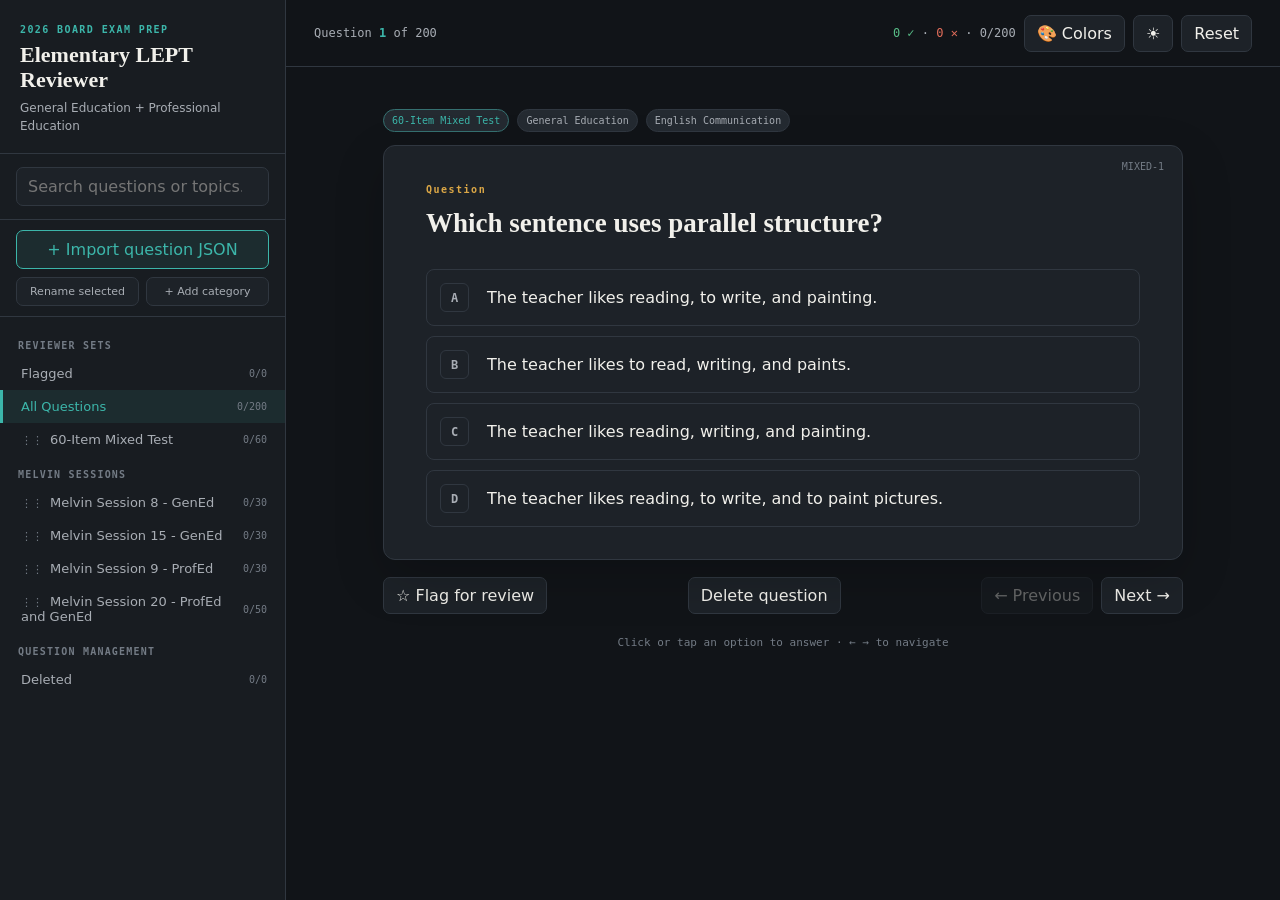
<file: index.html>
<!doctype html>
<html lang="en">
<head>
  <meta charset="utf-8">
  <meta name="viewport" content="width=device-width,initial-scale=1">
  <meta name="description" content="Interactive Elementary LEPT 2026 reviewer based on the included PDF.">
  <title>Elementary LEPT 2026 - Interactive Reviewer</title>
  <script>
    try {
      document.documentElement.dataset.theme = localStorage.getItem('lept-theme') || 'dark';
      document.documentElement.dataset.palette = localStorage.getItem('lept-page-theme') || 'classic';
      const savedAccent = localStorage.getItem('lept-accent');
      if (/^#[0-9a-f]{6}$/i.test(savedAccent || '')) document.documentElement.style.setProperty('--teal', savedAccent);
    } catch (_) { document.documentElement.dataset.theme = 'dark'; }
  </script>
  <style>
    :root{color-scheme:dark;--bg:#111418;--side:#181c21;--card:#1d2228;--soft:#242a31;--line:#303740;--ink:#f1f0eb;--dim:#a8adb4;--faint:#737b85;--teal:#3cb6aa;--teal-bg:rgba(60,182,170,.1);--gold:#dba746;--good:#58bd87;--good-bg:rgba(88,189,135,.12);--bad:#e26d5a;--bad-bg:rgba(226,109,90,.12);--serif:Georgia,'Times New Roman',serif;--sans:Inter,Segoe UI,system-ui,sans-serif;--mono:'Cascadia Mono',Consolas,monospace}
    :root[data-theme="light"]{color-scheme:light;--bg:#f4f1ea;--side:#eae5dc;--card:#fffdf8;--soft:#f3efe7;--line:#d7d0c4;--ink:#242621;--dim:#62665f;--faint:#8a8d86;--teal:#147f78;--teal-bg:rgba(20,127,120,.09);--gold:#a56a19;--good:#287b52;--good-bg:rgba(40,123,82,.1);--bad:#b64b3b;--bad-bg:rgba(182,75,59,.1)}
    :root[data-palette="pink"]{--bg:#1a1117;--side:#241820;--card:#2b1d26;--soft:#35242f;--line:#503646;--ink:#fff1f7;--dim:#cfb1c0;--faint:#967788;--teal:#f07caf;--teal-bg:rgba(240,124,175,.12);--gold:#f0b3cc;--good:#74c99b;--good-bg:rgba(116,201,155,.13);--bad:#ef7d83;--bad-bg:rgba(239,125,131,.13)}
    :root[data-theme="light"][data-palette="pink"]{--bg:#fff3f8;--side:#f8e4ed;--card:#fffafd;--soft:#f7e9f0;--line:#e8cad8;--ink:#432733;--dim:#795663;--faint:#a17c8c;--teal:#d64f91;--teal-bg:rgba(214,79,145,.1);--gold:#a85e7f;--good:#287b52;--good-bg:rgba(40,123,82,.1);--bad:#be4e5a;--bad-bg:rgba(190,78,90,.1)}
    :root[data-palette="lavender"]{--bg:#14121d;--side:#1d1929;--card:#241f32;--soft:#2d2740;--line:#443c5c;--ink:#f5f0ff;--dim:#beb4d3;--faint:#847a9d;--teal:#ae8bf2;--teal-bg:rgba(174,139,242,.12);--gold:#e0b6ff;--good:#68c7a0;--good-bg:rgba(104,199,160,.13);--bad:#ef7d91;--bad-bg:rgba(239,125,145,.13)}
    :root[data-theme="light"][data-palette="lavender"]{--bg:#f7f3ff;--side:#ebe4f8;--card:#fdfbff;--soft:#f0eafb;--line:#d9cdec;--ink:#302743;--dim:#675a7c;--faint:#9183a5;--teal:#7851c5;--teal-bg:rgba(120,81,197,.1);--gold:#8e5eb0;--good:#287b52;--good-bg:rgba(40,123,82,.1);--bad:#b64b61;--bad-bg:rgba(182,75,97,.1)}
    :root[data-palette="ocean"]{--bg:#091620;--side:#0e202d;--card:#122936;--soft:#193441;--line:#294a5a;--ink:#ecf9ff;--dim:#a8c4d0;--faint:#6c91a1;--teal:#42bde2;--teal-bg:rgba(66,189,226,.12);--gold:#72d5c7;--good:#62c79a;--good-bg:rgba(98,199,154,.13);--bad:#f17b6c;--bad-bg:rgba(241,123,108,.13)}
    :root[data-theme="light"][data-palette="ocean"]{--bg:#eff9fc;--side:#dfeff4;--card:#f9fdff;--soft:#e8f4f7;--line:#c5dfe7;--ink:#17333e;--dim:#4f707d;--faint:#7898a4;--teal:#147fa5;--teal-bg:rgba(20,127,165,.1);--gold:#217e73;--good:#287b52;--good-bg:rgba(40,123,82,.1);--bad:#b75143;--bad-bg:rgba(183,81,67,.1)}
    :root[data-palette="sunset"]{--bg:#1b120d;--side:#271a13;--card:#302118;--soft:#3a291e;--line:#554031;--ink:#fff4e9;--dim:#d2b9a4;--faint:#967c68;--teal:#ef914d;--teal-bg:rgba(239,145,77,.12);--gold:#f3c35f;--good:#7fc486;--good-bg:rgba(127,196,134,.13);--bad:#ec6d5d;--bad-bg:rgba(236,109,93,.13)}
    :root[data-theme="light"][data-palette="sunset"]{--bg:#fff7ed;--side:#f4e7d7;--card:#fffdf8;--soft:#f8eddf;--line:#e5d1ba;--ink:#402d20;--dim:#775e4c;--faint:#9e846e;--teal:#c75d20;--teal-bg:rgba(199,93,32,.1);--gold:#a56a19;--good:#39784b;--good-bg:rgba(57,120,75,.1);--bad:#b64b3b;--bad-bg:rgba(182,75,59,.1)}
    :root[data-palette="forest"]{--bg:#0d1713;--side:#14211b;--card:#1a2922;--soft:#21342b;--line:#365044;--ink:#eff9f2;--dim:#acc6b6;--faint:#718f7d;--teal:#62bd82;--teal-bg:rgba(98,189,130,.12);--gold:#c5b768;--good:#63c893;--good-bg:rgba(99,200,147,.13);--bad:#e47c67;--bad-bg:rgba(228,124,103,.13)}
    :root[data-theme="light"][data-palette="forest"]{--bg:#f1f8f2;--side:#e0eee3;--card:#fbfefb;--soft:#e8f3ea;--line:#c8ddcd;--ink:#24382a;--dim:#566f5d;--faint:#7d9884;--teal:#2f8250;--teal-bg:rgba(47,130,80,.1);--gold:#817425;--good:#287b52;--good-bg:rgba(40,123,82,.1);--bad:#b65340;--bad-bg:rgba(182,83,64,.1)}
    *{box-sizing:border-box}html,body{margin:0;height:100%;background:var(--bg);color:var(--ink);font-family:var(--sans)}button,input{font:inherit}button{color:inherit}body{display:flex;overflow:hidden}
    .sidebar{width:286px;min-width:286px;height:100vh;display:flex;flex-direction:column;background:var(--side);border-right:1px solid var(--line);z-index:20}.brand{padding:24px 20px 18px;border-bottom:1px solid var(--line)}.eyebrow,.label{font:600 10px/1.2 var(--mono);letter-spacing:.14em;text-transform:uppercase;color:var(--teal)}.brand h1{font:600 22px/1.12 var(--serif);margin:7px 0 7px}.brand p{font-size:12px;line-height:1.5;color:var(--dim);margin:0}.search{padding:13px 16px;border-bottom:1px solid var(--line)}.search input,.import-panel input,.import-panel select{width:100%;border:1px solid var(--line);border-radius:7px;background:var(--card);color:var(--ink);padding:9px 11px;outline:none}.search input:focus,.import-panel input:focus,.import-panel select:focus{border-color:var(--teal)}.import-box{padding:10px 16px;border-bottom:1px solid var(--line)}.import-toggle,.import-register{width:100%;border:1px solid var(--teal);border-radius:7px;background:var(--teal-bg);color:var(--teal);padding:9px 11px;cursor:pointer}.import-toggle:hover,.import-register:hover{background:var(--teal);color:var(--bg)}.set-manager{display:grid;grid-template-columns:1fr 1fr;gap:7px;margin-top:8px}.set-manager button{border:1px solid var(--line);border-radius:7px;background:var(--card);color:var(--dim);padding:7px 6px;font-size:11px;cursor:pointer}.set-manager button:hover{border-color:var(--teal);color:var(--teal)}.import-panel{display:grid;gap:8px;margin-top:10px}.import-panel[hidden]{display:none}.import-panel label{font:10px var(--mono);color:var(--dim);text-transform:uppercase;letter-spacing:.08em}.import-panel input[type=file]{font-size:11px;padding:7px}.import-register:disabled{opacity:.45;cursor:not-allowed}.import-status{font:11px/1.4 var(--sans);color:var(--dim);overflow-wrap:anywhere}.import-status.error{color:var(--bad)}.import-status.success{color:var(--good)}.filters{overflow:auto;padding:10px 0 24px}.group-title{font:600 10px/1 var(--mono);text-transform:uppercase;letter-spacing:.12em;color:var(--faint);padding:14px 18px 6px}.group-title[data-drop-group]{transition:.14s}.group-title.drag-over{color:var(--teal);background:var(--teal-bg)}.filter{display:grid;grid-template-columns:1fr auto;gap:8px;align-items:center;width:100%;padding:9px 18px;border:0;border-left:3px solid transparent;background:transparent;text-align:left;cursor:pointer;font-size:13px;color:var(--dim)}.filter[data-bank]{cursor:grab}.filter[data-bank]:active{cursor:grabbing}.filter[data-bank] span:before{content:'⋮⋮';margin-right:7px;color:var(--faint);font-size:11px}.filter.dragging{opacity:.35}.filter.drag-over{box-shadow:inset 0 2px var(--teal)}.filter:hover{background:var(--teal-bg);color:var(--ink)}.filter.active{border-left-color:var(--teal);background:var(--teal-bg);color:var(--teal)}.filter small{font:10px var(--mono);color:var(--faint)}
    .main{height:100vh;min-width:0;flex:1;display:flex;flex-direction:column}.topbar{height:67px;min-height:67px;display:flex;align-items:center;justify-content:space-between;gap:16px;padding:0 28px;border-bottom:1px solid var(--line);background:var(--bg)}.progress-label{font:12px var(--mono);color:var(--dim)}.progress-label b{color:var(--teal)}.top-actions{display:flex;align-items:center;gap:8px;position:relative}.icon-btn,.nav-btn,.action-btn{border:1px solid var(--line);border-radius:7px;background:var(--card);cursor:pointer;padding:8px 12px}.icon-btn:hover,.nav-btn:hover,.action-btn:hover{border-color:var(--teal);color:var(--teal)}.icon-btn.active{border-color:var(--teal);color:var(--teal);background:var(--teal-bg)}.menu{display:none}.score{font:12px var(--mono);color:var(--dim);white-space:nowrap}.score .good{color:var(--good)}.score .bad{color:var(--bad)}
    .appearance{position:absolute;right:0;top:46px;width:330px;padding:17px;border:1px solid var(--line);border-radius:11px;background:var(--card);box-shadow:0 18px 45px rgba(0,0,0,.3);z-index:40;display:none}.appearance.open{display:block}.appearance h2{font:600 18px var(--serif);margin:0 0 5px}.appearance p{font-size:12px;line-height:1.45;color:var(--dim);margin:0 0 15px}.palette{display:grid;grid-template-columns:repeat(2,1fr);gap:8px;margin-bottom:16px}.theme-card{display:flex;align-items:center;gap:9px;min-width:0;padding:9px;border:1px solid var(--line);border-radius:8px;background:var(--soft);color:var(--dim);font-size:12px;text-align:left;cursor:pointer}.theme-card:hover{border-color:var(--teal);color:var(--ink)}.theme-card.selected{border-color:var(--teal);box-shadow:inset 0 0 0 1px var(--teal);color:var(--ink)}.theme-preview{display:flex;flex:none;width:43px;height:29px;overflow:hidden;border:1px solid rgba(255,255,255,.16);border-radius:6px}.theme-preview i{display:block;flex:1}.custom-color{display:flex;align-items:center;justify-content:space-between;gap:12px;padding-top:13px;border-top:1px solid var(--line);font-size:13px}.custom-color input{width:46px;height:32px;padding:2px;border:1px solid var(--line);border-radius:6px;background:var(--soft);cursor:pointer}.appearance-note{font:10px var(--mono);color:var(--faint);margin-top:12px}
    .content{overflow:auto;min-width:0;flex:1;padding:42px 24px 34px}.wrap{width:min(800px,100%);max-width:100%;margin:auto}.crumbs{display:flex;gap:8px;align-items:center;flex-wrap:wrap;margin-bottom:13px}.chip{padding:5px 8px;border:1px solid var(--line);border-radius:999px;font:10px var(--mono);color:var(--dim);background:var(--soft)}.chip.accent{color:var(--teal);border-color:color-mix(in srgb,var(--teal) 45%,var(--line))}.card{position:relative;max-width:100%;min-width:0;padding:38px 42px 32px;border:1px solid var(--line);border-radius:12px;background:var(--card);box-shadow:0 18px 50px rgba(0,0,0,.18)}.stamp{position:absolute;right:18px;top:15px;font:10px var(--mono);color:var(--faint)}.q-label{font:600 10px var(--mono);letter-spacing:.15em;color:var(--gold);margin-bottom:10px}.question{font:600 clamp(20px,3vw,27px)/1.35 var(--serif);margin:0 0 28px;overflow-wrap:anywhere}.options{display:grid;gap:10px;min-width:0}.option{display:grid;grid-template-columns:35px minmax(0,1fr);gap:12px;align-items:start;min-width:0;border:1px solid var(--line);border-radius:8px;padding:13px;background:transparent;text-align:left;cursor:pointer;transition:.14s}.option:hover:not(:disabled){border-color:var(--gold);transform:translateY(-1px)}.letter{display:grid;place-items:center;width:29px;height:29px;border:1px solid var(--line);border-radius:6px;font:600 12px var(--mono);color:var(--dim)}.option-text{min-width:0;padding-top:3px;line-height:1.45;overflow-wrap:anywhere}.option.correct{border-color:var(--good);background:var(--good-bg)}.option.wrong{border-color:var(--bad);background:var(--bad-bg)}.option.dim{opacity:.48}.option.correct .letter{background:var(--good);border-color:var(--good);color:#fff}.option.wrong .letter{background:var(--bad);border-color:var(--bad);color:#fff}.rationale{display:none;margin-top:20px;border-left:3px solid var(--teal);padding:12px 15px;background:var(--teal-bg);border-radius:0 7px 7px 0;color:var(--dim);line-height:1.55;font-size:14px}.rationale.show{display:block}.rationale strong{color:var(--teal)}
    .below{display:flex;align-items:center;justify-content:space-between;gap:14px;margin-top:17px}.nav-pair{display:flex;gap:8px}.nav-btn:disabled{opacity:.35;cursor:not-allowed}.action-btn.flagged{color:var(--gold);border-color:var(--gold)}.tip{text-align:center;margin-top:22px;color:var(--faint);font:11px var(--mono)}.empty{padding:70px 20px;text-align:center}.empty h2{font:600 27px var(--serif);margin:0 0 9px}.empty p{color:var(--dim)}
    .finish{display:none;text-align:center;padding:50px 30px}.finish.show{display:block}.finish .ring{width:132px;height:132px;border-radius:50%;display:grid;place-items:center;margin:0 auto 23px;background:conic-gradient(var(--teal) var(--pct),var(--soft) 0);position:relative}.finish .ring:after{content:"";position:absolute;inset:10px;border-radius:50%;background:var(--card)}.finish .ring span{z-index:1;font:600 27px var(--serif)}.finish h2{font:600 29px var(--serif);margin:0 0 8px}.finish p{color:var(--dim)}
    @media(max-width:760px){.sidebar{position:fixed;left:-292px;transition:left .2s;box-shadow:12px 0 30px rgba(0,0,0,.3)}.sidebar.open{left:0}.menu{display:inline-flex}.main{width:100vw}.topbar{padding:0 14px}.score,.color-label{display:none}.appearance{position:fixed;top:61px;right:10px;width:min(286px,calc(100vw - 20px))}.content{padding:24px 13px;overflow-x:hidden}.card{padding:34px 18px 24px}.question{font-size:21px}.below{align-items:stretch;flex-direction:column}.nav-pair{display:grid;grid-template-columns:1fr 1fr}.nav-btn{width:100%}}
  </style>
</head>
<body>
  <aside class="sidebar" id="sidebar">
    <div class="brand"><div class="eyebrow">2026 Board Exam Prep</div><h1>Elementary LEPT Reviewer</h1><p>General Education + Professional Education</p></div>
    <div class="search"><input id="search" type="search" placeholder="Search questions or topics..." aria-label="Search questions"></div>
    <section class="import-box">
      <button class="import-toggle" id="importToggle" type="button">+ Import question JSON</button>
      <div class="set-manager"><button id="renameSet" type="button">Rename selected</button><button id="addCategory" type="button">+ Add category</button></div>
      <div class="import-panel" id="importPanel" hidden>
        <label for="importFile">JSON file</label>
        <input id="importFile" type="file" accept=".json,application/json">
        <label for="importCategory">Place under</label>
        <select id="importCategory"></select>
        <label for="importName">Question-set name</label>
        <input id="importName" type="text" maxlength="100" placeholder="Example: Melvin Session 21">
        <button class="import-register" id="importRegister" type="button" disabled>Register questions</button>
        <div class="import-status" id="importStatus" role="status"></div>
      </div>
    </section>
    <nav class="filters" id="filters" aria-label="Question filters"></nav>
  </aside>
  <main class="main">
    <header class="topbar">
      <div style="display:flex;align-items:center;gap:10px"><button class="icon-btn menu" id="menu" aria-label="Open menu">☰</button><div class="progress-label" id="progressLabel">Loading reviewer...</div></div>
      <div class="top-actions">
        <div class="score" id="score"></div>
        <button class="icon-btn" id="appearanceButton" aria-label="Customize colors" aria-expanded="false"><span aria-hidden="true">🎨</span><span class="color-label"> Colors</span></button>
        <button class="icon-btn" id="theme" aria-label="Change light or dark mode">☀</button>
        <button class="icon-btn" id="reset" aria-label="Reset all progress">Reset</button>
        <section class="appearance" id="appearance" aria-label="Appearance settings">
          <h2>Choose a page theme</h2>
          <p>Change the whole reviewer - backgrounds, cards, text, borders, and accents.</p>
          <div class="palette" id="palette"></div>
          <label class="custom-color"><span>Fine-tune the accent</span><input id="customColor" type="color" value="#3cb6aa" aria-label="Choose a custom accent color"></label>
          <div class="appearance-note">Your choice is saved on this device.</div>
        </section>
      </div>
    </header>
    <section class="content" id="content"><div class="wrap" id="app"></div></section>
  </main>
  <script src="reviewer-questions.js"></script>
  <script src="melvin-questions.js"></script>
  <script id="melvinSession20Data" type="application/json">{"bank":"Melvin Session 20 - ProfEd and GenEd","prefix":"melvin-s20","items":[["Philippine History","According to the session, which principle was identified as uniquely enshrined in the Philippine Constitution compared with other constitutions?",["Brotherhood","Freedom","Peace","Love"],3,"The session identifies \u0027love\u0027 as the unique principle being asked for in this drill."],["Learners and Learning Principles","In the separated-twins example, which finding did the session emphasize?",["Environment shapes a person\u0027s character","Heredity alone determines behavior","Parents are the only source of values","Behavior is unrelated to surroundings"],0,"The session uses the twins\u0027 different behavior to emphasize the influence of the environment on character."],["Learners and Learning Principles","How did the session distinguish inculturation from acculturation?",["Inculturation is culture learned inside the family; acculturation is culture learned from outside","Inculturation is formal schooling; acculturation is home learning","Inculturation is loss of culture; acculturation is isolation","They were presented as exactly the same process"],0,"The session describes inculturation as culture learned within the home or family and acculturation as culture learned from outside."],["Teaching Profession","Which educational system was associated in the session with social discipline and social etiquette?",["Saracenic education","Chivalric education","Platonic education","Confucian education"],1,"The session associates chivalric education with social discipline and social etiquette."],["Curriculum, Methods, and Technology","Which pair was identified as appropriate for asynchronous communication with students?",["Chat and instant messaging","Video conferencing and chat","Electronic bulletin board and email","Video conferencing and instant messaging"],2,"The session treats an electronic bulletin board and email as asynchronous because participants do not need to be online at the same time."],["Arts and Humanities","Who was identified in the session as the first Filipino painter recognized as a National Artist?",["Juan Luna","Kidlat Tahimik","Fernando Z\u00f3bel","Fernando Amorsolo"],3,"The session identifies Fernando Amorsolo as the first Filipino painter recognized as a National Artist."],["The Contemporary World","Which economic theory was associated with population increasing geometrically while food supply does not increase as fast?",["Machiavellian theory","Supply-and-demand theory","Malthusian theory","Socialism"],2,"The session identifies this population-and-food-supply idea as Malthusian."],["The Contemporary World","According to the session, what relationship exists between price and quantity supplied under the law of supply?",["Direct relationship","Inverse relationship","No relationship","Random relationship"],0,"The session states that when price rises, supply also rises, describing a direct relationship."],["The Contemporary World","According to the session, what usually happens to demand when price rises?",["Demand rises","Demand falls","Demand stays fixed","Demand becomes supply"],1,"The session describes the law of demand as an inverse relationship: when price rises, demand falls."],["Learners and Learning Principles","In the four-stage coping sequence discussed for families learning of a child\u0027s condition, what is the second stage?",["Shock or denial","Anger or blaming others","Depression or bargaining","Acceptance"],1,"The session gives the sequence as shock/denial, anger, depression, and acceptance; blaming others is linked to the anger stage."],["Curriculum, Methods, and Technology","Which strategy was identified as best for presenting a specific historical scene using motionless figures?",["Buzz session","Carousel discussion","Graffiti wall","Tableau"],3,"The session defines tableau as a group of motionless figures representing a scene from a story or history."],["Curriculum, Methods, and Technology","What did the session mean by integrative teaching?",["Using only one subdiscipline","Combining two subject disciplines","Transferring only textbook skills to real life","Separating all subjects completely"],1,"The session describes integrative teaching as combining or inserting one subject discipline into another."],["Curriculum, Methods, and Technology","Which curriculum approach was associated with transferring skills learned from books to real-life situations?",["Intradisciplinary","Multidisciplinary","Transdisciplinary","Isolated-disciplinary"],2,"The session repeatedly associates transdisciplinary learning with transferring learned skills to real life."],["Teaching Profession","In the session\u0027s discussion of inclusivity under the Enhanced Basic Education Act, what does inclusivity mean?",["Teaching only learners without disabilities together","Teaching only learners with disabilities together","Welcoming learners with and without disabilities in the same classroom","Making every requirement identical regardless of learner need"],2,"The session explains inclusive education as welcoming learners with and without disabilities together."],["Assessment of Learning","How did the session describe formative assessment?",["Assessment only after final instruction","Assessment for learning that occurs before and during instruction","Assessment used only for ranking students","Assessment used as punishment"],1,"The session identifies formative assessment as assessment for learning that occurs before and during instruction."],["Assessment of Learning","Which situation was identified as NOT formative assessment in the session?",["Asking questions while discussion is ongoing","Giving a short test to find lessons students do not understand","Giving a short quiz after instruction to determine the outcome of instruction","Administering a readiness test to incoming students"],2,"The session treats determining the outcome of completed instruction as assessment of learning rather than formative assessment."],["Curriculum, Methods, and Technology","Which activity best integrated technology into writing a friendly letter according to the session?",["Write the letter using word processing and have peers critique it","Forward a downloaded letter by email","Copy and paste a letter from the internet","Write the letter only on paper"],0,"The session selects writing the letter through word processing and having peers critique it as the most effective integration."],["Learners and Learning Principles","Which statement summarizes the Gestalt principle emphasized in the session?",["Learning is only stimulus and response","The whole is greater than the sum of its parts","All behavior is inherited","Only details matter in perception"],1,"The session repeatedly states that Gestalt psychology views the whole as greater than the sum of its parts."],["Learners and Learning Principles","Who was identified in the session as the founder or father of Gestalt psychology?",["Ivan Pavlov","Max Wertheimer","B. F. Skinner","John Dewey"],1,"The session names Max Wertheimer in connection with the founding of Gestalt psychology."],["Teaching Profession","According to the session\u0027s overview of education, who is at the center of the educational system?",["The school building","The teacher","The Filipino child or learner","The curriculum guide"],2,"The session distinguishes the learner as the center of the educational system, while the school is called the heart of formal education."],["Assessment of Learning","What characterizes an imperfect matching test according to the session?",["Each item has exactly one unique answer","An answer may be repeated","There are no answer choices","The two columns must have equal wording"],1,"The session states that in imperfect matching, an answer may be used more than once."],["Curriculum, Methods, and Technology","Which activity was identified as most appropriate for developing critical reading in the session?",["Distinguishing fiction from nonfiction only","Interpreting editorials on one particular subject from three different newspapers","Reading unrelated movie reviews","Memorizing one editorial"],1,"The session emphasizes comparing editorials about the same subject across several newspapers as a critical-reading task."],["Assessment of Learning","Which difficulty-index range was treated in the session as moderate and generally retainable?",["0.00-0.20","0.21-0.40","0.41-0.60","0.81-1.00"],2,"The session labels 0.41 to 0.60 as moderate and the range to retain when the discrimination result is also acceptable."],["Assessment of Learning","What does a positive discrimination index mean according to the session?",["More learners from the upper group answered correctly","More learners from the lower group answered correctly","The item cannot discriminate","Everyone answered incorrectly"],0,"The session describes positive discrimination as having more correct responses from the upper group."],["Assessment of Learning","What should be done with an item that has a zero discrimination index according to the session?",["Retain it automatically","Revise it only","Reject it","Convert it to an essay"],2,"The session states that zero means the item cannot discriminate, so the item should be rejected."],["Assessment of Learning","How did the session describe a positively skewed score distribution?",["Skewed to the left with high scores clustered right","Skewed to the right with scores clustered more to the left","Perfectly symmetrical","Skewed to the left with no tail"],1,"The session describes positive skew as a right-side tail with most scores congregated toward the lower-score side."],["Assessment of Learning","What did the session associate with a negatively skewed distribution?",["A difficult test and generally low scores","An easy test and generally high scores","A test with no scores","A perfectly normal distribution"],1,"The session associates negative skew with scores congregating to the right and an easier test with higher performance."],["Curriculum, Methods, and Technology","A teacher moves closer to a learner to manage a minor behavior problem. Which surface-behavior technique did the session identify?",["Antiseptic bouncing","Proximity control","Direct appeal","Removal of seductive objects"],1,"The session identifies moving closer to the learner as proximity control."],["Curriculum, Methods, and Technology","Which technique did the session associate with a wink, raised eyebrows, or another nonverbal cue?",["Signal interference","Antiseptic bouncing","Physical restraint","Direct appeal"],0,"The session gives nonverbal signals such as winking or raising the eyebrows as examples of signal interference."],["Curriculum, Methods, and Technology","Which surface-behavior technique was associated with having a learner leave the room or setting?",["Proximity control","Antiseptic bouncing","Signal interference","Carousel discussion"],1,"The session associates sending the learner out of the setting with antiseptic bouncing."],["The Contemporary World","Which term did the session connect with a colonial mentality that views one\u0027s own group as inferior to others?",["Ethnocentrism","Sinocentrism","Culture shock","Inculturation"],1,"The session uses sinocentrism for the attitude of seeing others as better than one\u0027s own group and links it with colonial mentality."],["Learners and Learning Principles","What habit did the session emphasize as important for critical thinking?",["Judge immediately without evidence","Suspend judgment until there is evidence","Accept the first explanation","Avoid comparing viewpoints"],1,"The session states that judgment should be suspended while evidence is lacking."],["Teaching Profession","Which description best matches proactive management as discussed in the session?",["Act only after a problem has already happened","Prepare a solution before the problem occurs","Ignore possible problems","Wait for another person to decide"],1,"The session contrasts proactive management with reactive management by saying proactive action happens before the problem arrives."],["Teaching Profession","Which educational philosophy did the session associate with training in the humanities, liberal arts, and sciences?",["Existentialism","Progressivism","Essentialism","Perennialism"],2,"The session identifies essentialism in connection with humanities, liberal arts, and sciences."],["Philippine History","Who was associated in the session with the quotation, \u0027My loyalty to my party ends where my loyalty to my country begins\u0027?",["Manuel L. Quezon","Ramon Magsaysay","Carlos P. Garcia","Diosdado Macapagal"],0,"The session attributes this quotation to Manuel L. Quezon."],["Philippine History","Who was identified in the session as the first Mindanaoan President of the Philippines?",["Elpidio Quirino","Rodrigo Duterte","Fidel V. Ramos","Sergio Osme\u00f1a"],1,"The session identifies Rodrigo Duterte as the first Mindanaoan president."],["Philippine History","Which event did the session associate with the tearing of cedulas and the opening signal of revolution against Spain?",["Battle of Tirad Pass","Cry of Balintawak","Secularization movement","Philippine-American War"],1,"The session identifies the event as the Cry of Balintawak."],["Philippine History","Who did the session identify as beginning the secularization movement later continued by Burgos?",["Pelaez","Aguinaldo","Mabini","Luna"],0,"The session states that the secularization movement began with Pelaez and was later continued by Burgos."],["Arts and Humanities","Which activity was identified as NOT a painting technique in the session?",["Acrylic painting","Watercolor painting","Oil painting","Molding"],3,"The session explicitly distinguishes molding from painting techniques."],["Filipino Communication","What other term did the session use for \u0027salitang-ugat\u0027?",["Malayang morpema","Pangatnig","Gitlapi","Diptonggo"],0,"The session equates salitang-ugat with malayang morpema."],["Teaching Profession","Which practice was selected in the session as part of proper child-rearing in relation to religion?",["Parents remain inactive in religion","Religion should remove all rituals","Parents practice their religion as part of raising the child","Religion should never be discussed at home"],2,"The session selects parents practicing their religion as part of child-rearing."],["Teaching Profession","What term did the session use for good manners and right conduct practiced in one\u0027s profession or workplace?",["Work ethics","Culture shock","Critical reading","Proximity control"],0,"The session identifies this as work ethics."],["Arts and Humanities","Which composition did the session associate with Johann Strauss?",["Moon River","Flamenco","Tarantella","The Blue Danube"],3,"The session associates Johann Strauss with The Blue Danube."],["Science and Technology","Which description matches an autotroph according to the session?",["An organism that produces its own food","An organism that only eats prey","An organism that depends entirely on consumers","An organism that cannot obtain energy"],0,"The session defines autotrophs as organisms that produce their own food."],["Teaching Profession","In the session\u0027s discussion of conscience, what describes a lax conscience?",["A person has no fault but believes they are guilty","A person has a fault but believes there is no fault","A person is completely certain of every action","A person is simply doubtful"],1,"The session describes a lax conscience as having a fault while believing there is no fault."],["Teaching Profession","How did the session describe a scrupulous conscience?",["Having a fault but seeing none","Having no fault but believing one is guilty","Being insensitive to others","Being certain without reflection"],1,"The session describes a scrupulous conscience as feeling guilty even when there is no actual fault."],["Science and Technology","How did the session distinguish a food chain from a food web?",["A food chain is one feeding series, while a food web has interconnected feeding relationships","A food web contains only one organism","A food chain has no energy transfer","The two were presented as identical"],0,"The session describes a food chain as a single series and a food web as interconnected feeding relationships."],["Arts and Humanities","Which composer from Angono was identified in the session?",["Lucio San Pedro","Johann Strauss","Johnny Mercer","Julian Arcas"],0,"The session identifies San Pedro as the famous composer from Angono."],["Science and Technology","How were humans classified in the session based on eating both plant and animal foods?",["Herbivores","Carnivores","Omnivores","Autotrophs"],2,"The session identifies humans as omnivores because they eat both meat and plant foods."],["Curriculum, Methods, and Technology","Which activity did the session favor for enhancing students\u0027 creativity?",["Ask students to imitate a sample exactly","Limit them to minimal media only","Require one fixed explanation for every artwork","Let them create from their emotional or behavioral expression using media they prefer"],3,"The session favors allowing learners to create from their own emotional or behavioral expression using their preferred media."]]}</script>
  <script>
    (() => {
      const set = JSON.parse(document.querySelector('#melvinSession20Data').textContent);
      window.REVIEWER_QUESTIONS = window.REVIEWER_QUESTIONS || [];
      set.items.forEach((item, index) => {
        const [section, question, options, answer, explanation] = item;
        window.REVIEWER_QUESTIONS.push({id:`${set.prefix}-${index+1}`,bank:set.bank,section,question,options,answer,explanation});
      });
    })();
  </script>
  <script>
  (()=>{
    const excludedBanks=new Set(['Mini Drills','60-item Mixed Test']);const builtInQuestions=(window.REVIEWER_QUESTIONS||[]).filter(q=>!excludedBanks.has(q.bank));let importedBanks=load('lept-imported-question-banks-v1',[]);if(!Array.isArray(importedBanks))importedBanks=[];const savedBankNames=load('lept-bank-names-v1',{});
    const questions=[...builtInQuestions,...importedBanks.flatMap(record=>Array.isArray(record.questions)?record.questions:[])];questions.forEach(q=>{q.sourceBank=q.sourceBank||q.bank;q.bank=savedBankNames[q.sourceBank]||q.bank});const state={filter:'All Questions',index:0,search:'',visible:[],orders:{},progress:load('lept-progress-v1',{}),flags:load('lept-flags-v1',{}),deleted:load('lept-deleted-questions-v1',{}),bankOrder:load('lept-bank-order-v1',{reviewer:[],melvin:[]}),bankGroups:load('lept-bank-groups-v1',{}),bankNames:savedBankNames,categories:load('lept-custom-categories-v1',[])};if(!Array.isArray(state.categories))state.categories=[];state.categories=state.categories.filter(category=>category&&typeof category.id==='string'&&typeof category.name==='string');
    const app=document.querySelector('#app'),filters=document.querySelector('#filters'),search=document.querySelector('#search'),sidebar=document.querySelector('#sidebar');
    const esc=s=>String(s).replace(/[&<>"']/g,c=>({'&':'&amp;','<':'&lt;','>':'&gt;','"':'&quot;',"'":'&#39;'}[c]));
    function load(k,f){try{return JSON.parse(localStorage.getItem(k))||f}catch(_){return f}} function save(k,v){try{localStorage.setItem(k,JSON.stringify(v))}catch(_){}}
    function shuffle(n){const a=[...Array(n).keys()];for(let i=a.length-1;i;i--){const j=Math.floor(Math.random()*(i+1));[a[i],a[j]]=[a[j],a[i]]}return a}
    function order(q){return state.orders[q.id]||(state.orders[q.id]=shuffle(q.options.length))}
    function sectionGroup(s){return ['English Communication','Filipino Communication','Philippine History','Life and Works of Rizal','The Contemporary World','Art Appreciation','Science and Technology','Mathematics','Ethics','Understanding the Self'].includes(s)?'General Education':'Professional Education'}
    const sections=[...new Set(questions.map(q=>q.section))];
    function stats(list){let answered=0,correct=0;list.forEach(q=>{const p=state.progress[q.id];if(p){answered++;if(p.correct)correct++}});return{answered,correct,total:list.length}}
    function allCategories(){return[{id:'reviewer',name:'Reviewer Sets'},{id:'melvin',name:'Melvin Sessions'},...state.categories]}
    function syncCategorySelect(){const selected=importCategory.value;importCategory.innerHTML=allCategories().map(category=>`<option value="${esc(category.id)}">${esc(category.name)}</option>`).join('');if(allCategories().some(category=>category.id===selected))importCategory.value=selected}
    function buildFilters(){
      const rows=[],activeQuestions=questions.filter(q=>!state.deleted[q.id]),deletedQuestions=questions.filter(q=>state.deleted[q.id]);const add=(name,list,group='')=>{const s=stats(list),drag=group?` draggable="true" data-bank="${esc(name)}" data-bank-group="${group}"`:'';rows.push(`<button class="filter ${state.filter===name?'active':''}" data-filter="${esc(name)}"${drag}><span>${esc(name)}</span><small>${s.answered}/${s.total}</small></button>`)};
      const categories=allCategories(),categoryIds=new Set(categories.map(category=>category.id)),banks=[...new Set(questions.map(q=>q.bank))],groupOf=bank=>{const imported=questions.find(q=>q.bank===bank&&q.importGroup)?.importGroup,group=state.bankGroups[bank]||imported||((bank.startsWith('Melvin Session'))?'melvin':'reviewer');return categoryIds.has(group)?group:'reviewer'},ordered=group=>{const members=banks.filter(bank=>groupOf(bank)===group),saved=Array.isArray(state.bankOrder[group])?state.bankOrder[group]:[];return[...saved.filter(bank=>members.includes(bank)),...members.filter(bank=>!saved.includes(bank))]};categories.forEach(category=>{const members=ordered(category.id);state.bankOrder[category.id]=[...members];rows.push(`<div class="group-title" data-drop-group="${esc(category.id)}">${esc(category.name)}</div>`);if(category.id==='reviewer'){add('Flagged',activeQuestions.filter(q=>state.flags[q.id]));add('All Questions',activeQuestions)}members.forEach(bank=>add(bank,activeQuestions.filter(q=>q.bank===bank),category.id))});rows.push('<div class="group-title">Question Management</div>');add('Deleted',deletedQuestions);
      filters.innerHTML=rows.join('');filters.querySelectorAll('.filter').forEach(b=>b.onclick=()=>{state.filter=b.dataset.filter;state.index=0;state.search='';search.value='';apply();sidebar.classList.remove('open')});enableBankDragging();syncCategorySelect();
    }
    function moveBank(bank,group,before=''){if(!bank||!allCategories().some(category=>category.id===group))return;state.bankGroups[bank]=group;for(const key of Object.keys(state.bankOrder))state.bankOrder[key]=(Array.isArray(state.bankOrder[key])?state.bankOrder[key]:[]).filter(name=>name!==bank);if(!Array.isArray(state.bankOrder[group]))state.bankOrder[group]=[];const target=state.bankOrder[group],index=before?target.indexOf(before):-1;if(index>=0)target.splice(index,0,bank);else target.push(bank);save('lept-bank-groups-v1',state.bankGroups);save('lept-bank-order-v1',state.bankOrder);buildFilters()}
    function enableBankDragging(){filters.querySelectorAll('[data-bank]').forEach(row=>{row.ondragstart=event=>{event.dataTransfer.effectAllowed='move';event.dataTransfer.setData('text/plain',row.dataset.bank);row.classList.add('dragging')};row.ondragend=()=>filters.querySelectorAll('.dragging,.drag-over').forEach(node=>node.classList.remove('dragging','drag-over'));row.ondragover=event=>{event.preventDefault();row.classList.add('drag-over')};row.ondragleave=()=>row.classList.remove('drag-over');row.ondrop=event=>{event.preventDefault();event.stopPropagation();moveBank(event.dataTransfer.getData('text/plain'),row.dataset.bankGroup,row.dataset.bank)}});filters.querySelectorAll('[data-drop-group]').forEach(heading=>{heading.ondragover=event=>{event.preventDefault();heading.classList.add('drag-over')};heading.ondragleave=()=>heading.classList.remove('drag-over');heading.ondrop=event=>{event.preventDefault();moveBank(event.dataTransfer.getData('text/plain'),heading.dataset.dropGroup)}})}
    function baseList(){if(state.filter==='Deleted')return questions.filter(q=>state.deleted[q.id]);const active=questions.filter(q=>!state.deleted[q.id]);if(state.filter==='All Questions')return active;if(state.filter==='Flagged')return active.filter(q=>state.flags[q.id]);if(questions.some(q=>q.bank===state.filter))return active.filter(q=>q.bank===state.filter);return active.filter(q=>q.section===state.filter)}
    function apply(){const term=state.search.trim().toLowerCase();state.visible=baseList().filter(q=>!term||[q.question,q.section,...q.options].some(v=>v.toLowerCase().includes(term)));if(state.index>=state.visible.length)state.index=Math.max(0,state.visible.length-1);buildFilters();render()}
    function score(){const s=stats(baseList()),pct=s.answered?Math.round(s.correct/s.answered*100):0;document.querySelector('#score').innerHTML=`<span class="good">${s.correct} ✓</span> · <span class="bad">${s.answered-s.correct} ✕</span> · ${s.answered}/${s.total}${s.answered?' · '+pct+'%':''}`}
    function render(){score();const q=state.visible[state.index];const label=document.querySelector('#progressLabel');if(!q){label.textContent='No matching questions';app.innerHTML='<div class="empty"><h2>No questions found</h2><p>Try a different topic or search term.</p></div>';return}
      label.innerHTML=`Question <b>${state.index+1}</b> of ${state.visible.length}`;const p=state.progress[q.id],ord=order(q),isDeleted=!!state.deleted[q.id];
      app.innerHTML=`<div class="crumbs"><span class="chip accent">${esc(q.bank)}</span><span class="chip">${esc(sectionGroup(q.section))}</span><span class="chip">${esc(q.section)}</span></div><article class="card"><span class="stamp">${esc(q.id.toUpperCase())}</span><div class="q-label">Question</div><h2 class="question">${esc(q.question)}</h2><div class="options">${ord.map((oi,pos)=>{let cls='';if(p)cls=oi===q.answer?'correct':oi===p.chosen?'wrong':'dim';return`<button class="option ${cls}" data-choice="${oi}" ${p?'disabled':''}><span class="letter">${String.fromCharCode(65+pos)}</span><span class="option-text">${esc(q.options[oi])}</span></button>`}).join('')}</div><div class="rationale ${p?'show':''}"><strong>${p?(p.correct?'Correct.':'The correct answer is '+String.fromCharCode(65+ord.indexOf(q.answer))+'.'):''}</strong> ${p?esc(q.explanation):''}</div></article><div class="below"><button class="action-btn ${state.flags[q.id]?'flagged':''}" id="flag">${state.flags[q.id]?'★ Flagged':'☆ Flag for review'}</button><div class="nav-pair"><button class="nav-btn" id="prev" ${state.index===0?'disabled':''}>← Previous</button><button class="nav-btn" id="next" ${state.index===state.visible.length-1?'disabled':''}>Next →</button></div></div><div class="tip">Click or tap an option to answer · ← → to navigate</div>`;
      const deleteButton=document.createElement('button');deleteButton.className='action-btn';deleteButton.id='deleteQuestion';deleteButton.textContent=isDeleted?'Restore question':'Delete question';document.querySelector('.below').insertBefore(deleteButton,document.querySelector('.below .nav-pair'));app.querySelectorAll('.option').forEach(b=>{if(isDeleted)b.disabled=true;b.onclick=()=>answer(q,Number(b.dataset.choice))});document.querySelector('#prev').onclick=()=>move(-1);document.querySelector('#next').onclick=()=>move(1);document.querySelector('#flag').onclick=()=>{state.flags[q.id]=!state.flags[q.id];save('lept-flags-v1',state.flags);buildFilters();render()};deleteButton.onclick=()=>{if(isDeleted){delete state.deleted[q.id];save('lept-deleted-questions-v1',state.deleted);apply();return}if(confirm('Delete this question? You can restore it later from the Deleted list.')){state.deleted[q.id]=true;save('lept-deleted-questions-v1',state.deleted);apply()}};
    }
    function answer(q,chosen){if(state.progress[q.id]||state.deleted[q.id])return;state.progress[q.id]={chosen,correct:chosen===q.answer};save('lept-progress-v1',state.progress);buildFilters();render()}
    function move(n){const next=state.index+n;if(next>=0&&next<state.visible.length){state.index=next;document.querySelector('#content').scrollTop=0;render()}}
    search.oninput=e=>{state.search=e.target.value;state.index=0;apply()};document.querySelector('#menu').onclick=()=>sidebar.classList.toggle('open');
    const importToggle=document.querySelector('#importToggle'),importPanel=document.querySelector('#importPanel'),importFile=document.querySelector('#importFile'),importCategory=document.querySelector('#importCategory'),importName=document.querySelector('#importName'),importRegister=document.querySelector('#importRegister'),importStatus=document.querySelector('#importStatus'),renameSet=document.querySelector('#renameSet'),addCategory=document.querySelector('#addCategory');let pendingImport=null;
    function importMessage(message,type=''){importStatus.textContent=message;importStatus.className=`import-status ${type}`}
    function normalizeImport(data){
      const sourceItems=Array.isArray(data)?data:Array.isArray(data.items)?data.items:Array.isArray(data.questions)?data.questions:null;if(!sourceItems||!sourceItems.length)throw new Error('No questions found. Expected an items or questions array.');
      const normalized=sourceItems.map((item,index)=>{const tuple=Array.isArray(item),section=tuple?item[0]:item.section,question=tuple?item[1]:item.question,options=tuple?item[2]:item.options,answer=tuple?item[3]:item.answer,explanation=tuple?item[4]:item.explanation;if(typeof section!=='string'||typeof question!=='string'||!Array.isArray(options)||options.length!==4||!options.every(option=>typeof option==='string')||!Number.isInteger(answer)||answer<0||answer>3||typeof explanation!=='string')throw new Error(`Question ${index+1} is invalid. Each question needs a section, text, four options, answer index 0-3, and explanation.`);return{section,question,options,answer,explanation}});
      return{name:typeof data.bank==='string'?data.bank:'',prefix:typeof data.prefix==='string'?data.prefix:'imported',questions:normalized};
    }
    importToggle.onclick=()=>{importPanel.hidden=!importPanel.hidden;importToggle.textContent=importPanel.hidden?'+ Import question JSON':'− Close importer'};
    addCategory.onclick=()=>{const response=prompt('Name the new category:','');if(response===null)return;const name=response.trim();if(!name)return;if(allCategories().some(category=>category.name.toLowerCase()===name.toLowerCase())){alert('A category with that name already exists.');return}const category={id:`custom-${Date.now().toString(36)}`,name};state.categories.push(category);state.bankOrder[category.id]=[];save('lept-custom-categories-v1',state.categories);save('lept-bank-order-v1',state.bankOrder);buildFilters();importCategory.value=category.id};
    renameSet.onclick=()=>{const oldName=state.filter,banks=[...new Set(questions.map(q=>q.bank))];if(!banks.includes(oldName)){alert('Select a question set in the sidebar first.');return}const newName=prompt('Enter the new set name:',oldName);if(newName===null)return;const cleanName=newName.trim();if(!cleanName||cleanName===oldName)return;if(banks.some(bank=>bank!==oldName&&bank.toLowerCase()===cleanName.toLowerCase())){alert('A question set with that name already exists.');return}questions.filter(q=>q.bank===oldName).forEach(q=>{state.bankNames[q.sourceBank]=cleanName;q.bank=cleanName});importedBanks.forEach(record=>{if(record.bank===oldName)record.bank=cleanName});if(Object.prototype.hasOwnProperty.call(state.bankGroups,oldName)){state.bankGroups[cleanName]=state.bankGroups[oldName];delete state.bankGroups[oldName]}for(const group of Object.keys(state.bankOrder))state.bankOrder[group]=(state.bankOrder[group]||[]).map(bank=>bank===oldName?cleanName:bank);save('lept-bank-names-v1',state.bankNames);save('lept-imported-question-banks-v1',importedBanks);save('lept-bank-groups-v1',state.bankGroups);save('lept-bank-order-v1',state.bankOrder);state.filter=cleanName;buildFilters();render()};
    importFile.onchange=async()=>{pendingImport=null;importRegister.disabled=true;const file=importFile.files&&importFile.files[0];if(!file){importMessage('');return}try{pendingImport=normalizeImport(JSON.parse(await file.text()));importName.value=pendingImport.name||file.name.replace(/\.json$/i,'');importRegister.disabled=false;importMessage(`${pendingImport.questions.length} questions ready to register.`,'success')}catch(error){importMessage(error.message||'The selected JSON file is invalid.','error')}};
    importRegister.onclick=()=>{if(!pendingImport)return;const bank=importName.value.trim(),group=importCategory.value;if(!bank){importMessage('Enter a question-set name.','error');return}if(builtInQuestions.some(q=>q.bank===bank)){importMessage('That name belongs to a built-in set. Choose a different name.','error');return}const previous=importedBanks.find(record=>record.bank===bank);if(previous&&!confirm(`Replace the previously imported set “${bank}”?`))return;if(previous){const oldIds=new Set(previous.questions.map(q=>q.id));for(let i=questions.length-1;i>=0;i--)if(oldIds.has(questions[i].id))questions.splice(i,1);importedBanks=importedBanks.filter(record=>record.bank!==bank)}const base=(pendingImport.prefix||bank).toLowerCase().replace(/[^a-z0-9]+/g,'-').replace(/^-|-$/g,'')||'imported',stamp=Date.now().toString(36),registered=pendingImport.questions.map((q,index)=>({...q,id:`${base}-${stamp}-${index+1}`,bank,importGroup:group,sourceBank:bank}));importedBanks.push({bank,group,questions:registered});questions.push(...registered);save('lept-imported-question-banks-v1',importedBanks);state.filter=bank;state.index=0;state.search='';search.value='';pendingImport=null;importFile.value='';importRegister.disabled=true;const categoryName=allCategories().find(category=>category.id===group)?.name||'Reviewer Sets';importMessage(`${registered.length} questions registered under ${categoryName}.`,'success');apply()};
    const appearance=document.querySelector('#appearance'),appearanceButton=document.querySelector('#appearanceButton'),customColor=document.querySelector('#customColor');
    const pageThemes=[
      {key:'classic',name:'Classic',colors:['#111418','#1d2228','#3cb6aa']},
      {key:'pink',name:'Pink',colors:['#1a1117','#2b1d26','#f07caf']},
      {key:'lavender',name:'Lavender',colors:['#14121d','#241f32','#ae8bf2']},
      {key:'ocean',name:'Ocean',colors:['#091620','#122936','#42bde2']},
      {key:'sunset',name:'Sunset',colors:['#1b120d','#302118','#ef914d']},
      {key:'forest',name:'Forest',colors:['#0d1713','#1a2922','#62bd82']}
    ];
    let currentPageTheme=localStorage.getItem('lept-page-theme')||'classic',currentAccent=localStorage.getItem('lept-accent')||null;
    function accentWash(hex,alpha=.11){const n=parseInt(hex.slice(1),16);return `rgba(${n>>16},${n>>8&255},${n&255},${alpha})`}
    function markTheme(){document.querySelectorAll('.theme-card').forEach(card=>card.classList.toggle('selected',card.dataset.theme===currentPageTheme))}
    function setPageTheme(key){if(!pageThemes.some(theme=>theme.key===key))return;currentPageTheme=key;currentAccent=null;document.documentElement.dataset.palette=key;document.documentElement.style.removeProperty('--teal');document.documentElement.style.removeProperty('--teal-bg');localStorage.setItem('lept-page-theme',key);localStorage.removeItem('lept-accent');customColor.value=getComputedStyle(document.documentElement).getPropertyValue('--teal').trim();markTheme()}
    function setAccent(hex){if(!/^#[0-9a-f]{6}$/i.test(hex))return;currentAccent=hex.toLowerCase();document.documentElement.style.setProperty('--teal',currentAccent);document.documentElement.style.setProperty('--teal-bg',accentWash(currentAccent));customColor.value=currentAccent;localStorage.setItem('lept-accent',currentAccent)}
    document.querySelector('#palette').innerHTML=pageThemes.map(theme=>`<button class="theme-card" data-theme="${theme.key}" aria-label="Use ${theme.name} page theme"><span class="theme-preview" aria-hidden="true">${theme.colors.map(color=>`<i style="background:${color}"></i>`).join('')}</span><span>${theme.name}</span></button>`).join('');document.querySelectorAll('.theme-card').forEach(card=>card.onclick=()=>setPageTheme(card.dataset.theme));customColor.oninput=e=>setAccent(e.target.value);document.documentElement.dataset.palette=currentPageTheme;markTheme();customColor.value=currentAccent||getComputedStyle(document.documentElement).getPropertyValue('--teal').trim();if(currentAccent)setAccent(currentAccent);
    appearanceButton.onclick=e=>{e.stopPropagation();const open=appearance.classList.toggle('open');appearanceButton.classList.toggle('active',open);appearanceButton.setAttribute('aria-expanded',String(open))};appearance.onclick=e=>e.stopPropagation();document.addEventListener('click',()=>{appearance.classList.remove('open');appearanceButton.classList.remove('active');appearanceButton.setAttribute('aria-expanded','false')});
    document.querySelector('#theme').onclick=()=>{const t=document.documentElement.dataset.theme==='light'?'dark':'light';document.documentElement.dataset.theme=t;localStorage.setItem('lept-theme',t);document.querySelector('#theme').textContent=t==='light'?'☾':'☀';if(!currentAccent)customColor.value=getComputedStyle(document.documentElement).getPropertyValue('--teal').trim()};document.querySelector('#theme').textContent=document.documentElement.dataset.theme==='light'?'☾':'☀';
    document.querySelector('#reset').onclick=()=>{if(confirm('Clear all saved answers and flags?')){state.progress={};state.flags={};state.orders={};save('lept-progress-v1',{});save('lept-flags-v1',{});apply()}};
    document.addEventListener('keydown',e=>{const target=e.target;if(target&&target.closest&&target.closest('input,select,textarea,button,[contenteditable="true"]'))return;if(e.key==='ArrowLeft')move(-1);else if(e.key==='ArrowRight')move(1)});
    apply();
  })();
  </script>
</body>
</html>
</file>
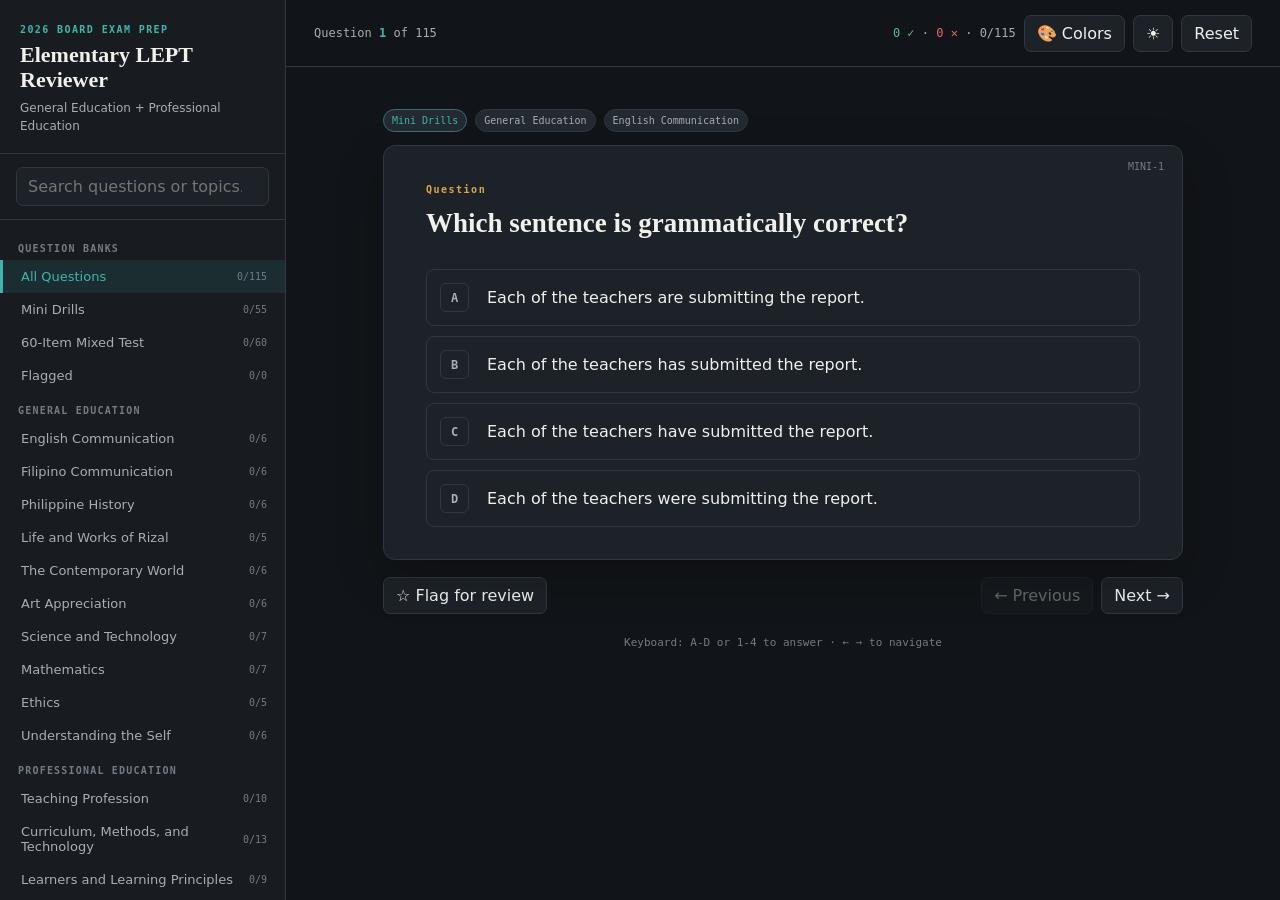
<file: elementary-lept-reviewer.html>
<!doctype html>
<html lang="en">
<head>
  <meta charset="utf-8">
  <meta name="viewport" content="width=device-width,initial-scale=1">
  <meta name="description" content="Interactive Elementary LEPT 2026 reviewer based on the included PDF.">
  <title>Elementary LEPT 2026 - Interactive Reviewer</title>
  <script>
    try {
      document.documentElement.dataset.theme = localStorage.getItem('lept-theme') || 'dark';
      const savedAccent = localStorage.getItem('lept-accent');
      if (/^#[0-9a-f]{6}$/i.test(savedAccent || '')) document.documentElement.style.setProperty('--teal', savedAccent);
    } catch (_) { document.documentElement.dataset.theme = 'dark'; }
  </script>
  <style>
    :root{color-scheme:dark;--bg:#111418;--side:#181c21;--card:#1d2228;--soft:#242a31;--line:#303740;--ink:#f1f0eb;--dim:#a8adb4;--faint:#737b85;--teal:#3cb6aa;--teal-bg:rgba(60,182,170,.1);--gold:#dba746;--good:#58bd87;--good-bg:rgba(88,189,135,.12);--bad:#e26d5a;--bad-bg:rgba(226,109,90,.12);--serif:Georgia,'Times New Roman',serif;--sans:Inter,Segoe UI,system-ui,sans-serif;--mono:'Cascadia Mono',Consolas,monospace}
    :root[data-theme="light"]{color-scheme:light;--bg:#f4f1ea;--side:#eae5dc;--card:#fffdf8;--soft:#f3efe7;--line:#d7d0c4;--ink:#242621;--dim:#62665f;--faint:#8a8d86;--teal:#147f78;--teal-bg:rgba(20,127,120,.09);--gold:#a56a19;--good:#287b52;--good-bg:rgba(40,123,82,.1);--bad:#b64b3b;--bad-bg:rgba(182,75,59,.1)}
    *{box-sizing:border-box}html,body{margin:0;height:100%;background:var(--bg);color:var(--ink);font-family:var(--sans)}button,input{font:inherit}button{color:inherit}body{display:flex;overflow:hidden}
    .sidebar{width:286px;min-width:286px;height:100vh;display:flex;flex-direction:column;background:var(--side);border-right:1px solid var(--line);z-index:20}.brand{padding:24px 20px 18px;border-bottom:1px solid var(--line)}.eyebrow,.label{font:600 10px/1.2 var(--mono);letter-spacing:.14em;text-transform:uppercase;color:var(--teal)}.brand h1{font:600 22px/1.12 var(--serif);margin:7px 0 7px}.brand p{font-size:12px;line-height:1.5;color:var(--dim);margin:0}.search{padding:13px 16px;border-bottom:1px solid var(--line)}.search input{width:100%;border:1px solid var(--line);border-radius:7px;background:var(--card);color:var(--ink);padding:9px 11px;outline:none}.search input:focus{border-color:var(--teal)}.filters{overflow:auto;padding:10px 0 24px}.group-title{font:600 10px/1 var(--mono);text-transform:uppercase;letter-spacing:.12em;color:var(--faint);padding:14px 18px 6px}.filter{display:grid;grid-template-columns:1fr auto;gap:8px;align-items:center;width:100%;padding:9px 18px;border:0;border-left:3px solid transparent;background:transparent;text-align:left;cursor:pointer;font-size:13px;color:var(--dim)}.filter:hover{background:var(--teal-bg);color:var(--ink)}.filter.active{border-left-color:var(--teal);background:var(--teal-bg);color:var(--teal)}.filter small{font:10px var(--mono);color:var(--faint)}
    .main{height:100vh;min-width:0;flex:1;display:flex;flex-direction:column}.topbar{height:67px;min-height:67px;display:flex;align-items:center;justify-content:space-between;gap:16px;padding:0 28px;border-bottom:1px solid var(--line);background:var(--bg)}.progress-label{font:12px var(--mono);color:var(--dim)}.progress-label b{color:var(--teal)}.top-actions{display:flex;align-items:center;gap:8px;position:relative}.icon-btn,.nav-btn,.action-btn{border:1px solid var(--line);border-radius:7px;background:var(--card);cursor:pointer;padding:8px 12px}.icon-btn:hover,.nav-btn:hover,.action-btn:hover{border-color:var(--teal);color:var(--teal)}.icon-btn.active{border-color:var(--teal);color:var(--teal);background:var(--teal-bg)}.menu{display:none}.score{font:12px var(--mono);color:var(--dim);white-space:nowrap}.score .good{color:var(--good)}.score .bad{color:var(--bad)}
    .appearance{position:absolute;right:0;top:46px;width:286px;padding:17px;border:1px solid var(--line);border-radius:11px;background:var(--card);box-shadow:0 18px 45px rgba(0,0,0,.3);z-index:40;display:none}.appearance.open{display:block}.appearance h2{font:600 18px var(--serif);margin:0 0 5px}.appearance p{font-size:12px;line-height:1.45;color:var(--dim);margin:0 0 15px}.palette{display:grid;grid-template-columns:repeat(6,1fr);gap:9px;margin-bottom:16px}.swatch{width:32px;height:32px;border-radius:50%;border:2px solid var(--card);outline:1px solid var(--line);cursor:pointer;transition:transform .15s}.swatch:hover{transform:scale(1.1)}.swatch.selected{outline:3px solid var(--ink);outline-offset:2px}.custom-color{display:flex;align-items:center;justify-content:space-between;gap:12px;padding-top:13px;border-top:1px solid var(--line);font-size:13px}.custom-color input{width:46px;height:32px;padding:2px;border:1px solid var(--line);border-radius:6px;background:var(--soft);cursor:pointer}.appearance-note{font:10px var(--mono);color:var(--faint);margin-top:12px}
    .content{overflow:auto;min-width:0;flex:1;padding:42px 24px 34px}.wrap{width:min(800px,100%);max-width:100%;margin:auto}.crumbs{display:flex;gap:8px;align-items:center;flex-wrap:wrap;margin-bottom:13px}.chip{padding:5px 8px;border:1px solid var(--line);border-radius:999px;font:10px var(--mono);color:var(--dim);background:var(--soft)}.chip.accent{color:var(--teal);border-color:color-mix(in srgb,var(--teal) 45%,var(--line))}.card{position:relative;max-width:100%;min-width:0;padding:38px 42px 32px;border:1px solid var(--line);border-radius:12px;background:var(--card);box-shadow:0 18px 50px rgba(0,0,0,.18)}.stamp{position:absolute;right:18px;top:15px;font:10px var(--mono);color:var(--faint)}.q-label{font:600 10px var(--mono);letter-spacing:.15em;color:var(--gold);margin-bottom:10px}.question{font:600 clamp(20px,3vw,27px)/1.35 var(--serif);margin:0 0 28px;overflow-wrap:anywhere}.options{display:grid;gap:10px;min-width:0}.option{display:grid;grid-template-columns:35px minmax(0,1fr);gap:12px;align-items:start;min-width:0;border:1px solid var(--line);border-radius:8px;padding:13px;background:transparent;text-align:left;cursor:pointer;transition:.14s}.option:hover:not(:disabled){border-color:var(--gold);transform:translateY(-1px)}.letter{display:grid;place-items:center;width:29px;height:29px;border:1px solid var(--line);border-radius:6px;font:600 12px var(--mono);color:var(--dim)}.option-text{min-width:0;padding-top:3px;line-height:1.45;overflow-wrap:anywhere}.option.correct{border-color:var(--good);background:var(--good-bg)}.option.wrong{border-color:var(--bad);background:var(--bad-bg)}.option.dim{opacity:.48}.option.correct .letter{background:var(--good);border-color:var(--good);color:#fff}.option.wrong .letter{background:var(--bad);border-color:var(--bad);color:#fff}.rationale{display:none;margin-top:20px;border-left:3px solid var(--teal);padding:12px 15px;background:var(--teal-bg);border-radius:0 7px 7px 0;color:var(--dim);line-height:1.55;font-size:14px}.rationale.show{display:block}.rationale strong{color:var(--teal)}
    .below{display:flex;align-items:center;justify-content:space-between;gap:14px;margin-top:17px}.nav-pair{display:flex;gap:8px}.nav-btn:disabled{opacity:.35;cursor:not-allowed}.action-btn.flagged{color:var(--gold);border-color:var(--gold)}.tip{text-align:center;margin-top:22px;color:var(--faint);font:11px var(--mono)}.empty{padding:70px 20px;text-align:center}.empty h2{font:600 27px var(--serif);margin:0 0 9px}.empty p{color:var(--dim)}
    .finish{display:none;text-align:center;padding:50px 30px}.finish.show{display:block}.finish .ring{width:132px;height:132px;border-radius:50%;display:grid;place-items:center;margin:0 auto 23px;background:conic-gradient(var(--teal) var(--pct),var(--soft) 0);position:relative}.finish .ring:after{content:"";position:absolute;inset:10px;border-radius:50%;background:var(--card)}.finish .ring span{z-index:1;font:600 27px var(--serif)}.finish h2{font:600 29px var(--serif);margin:0 0 8px}.finish p{color:var(--dim)}
    @media(max-width:760px){.sidebar{position:fixed;left:-292px;transition:left .2s;box-shadow:12px 0 30px rgba(0,0,0,.3)}.sidebar.open{left:0}.menu{display:inline-flex}.main{width:100vw}.topbar{padding:0 14px}.score,.color-label{display:none}.appearance{position:fixed;top:61px;right:10px;width:min(286px,calc(100vw - 20px))}.content{padding:24px 13px;overflow-x:hidden}.card{padding:34px 18px 24px}.question{font-size:21px}.below{align-items:stretch;flex-direction:column}.nav-pair{display:grid;grid-template-columns:1fr 1fr}.nav-btn{width:100%}}
  </style>
</head>
<body>
  <aside class="sidebar" id="sidebar">
    <div class="brand"><div class="eyebrow">2026 Board Exam Prep</div><h1>Elementary LEPT Reviewer</h1><p>General Education + Professional Education</p></div>
    <div class="search"><input id="search" type="search" placeholder="Search questions or topics..." aria-label="Search questions"></div>
    <nav class="filters" id="filters" aria-label="Question filters"></nav>
  </aside>
  <main class="main">
    <header class="topbar">
      <div style="display:flex;align-items:center;gap:10px"><button class="icon-btn menu" id="menu" aria-label="Open menu">☰</button><div class="progress-label" id="progressLabel">Loading reviewer...</div></div>
      <div class="top-actions">
        <div class="score" id="score"></div>
        <button class="icon-btn" id="appearanceButton" aria-label="Customize colors" aria-expanded="false"><span aria-hidden="true">🎨</span><span class="color-label"> Colors</span></button>
        <button class="icon-btn" id="theme" aria-label="Change light or dark mode">☀</button>
        <button class="icon-btn" id="reset" aria-label="Reset all progress">Reset</button>
        <section class="appearance" id="appearance" aria-label="Appearance settings">
          <h2>Make it yours</h2>
          <p>Choose a ready-made accent or create your own color.</p>
          <div class="palette" id="palette"></div>
          <label class="custom-color"><span>Custom accent</span><input id="customColor" type="color" value="#3cb6aa" aria-label="Choose a custom accent color"></label>
          <div class="appearance-note">Your choice is saved on this device.</div>
        </section>
      </div>
    </header>
    <section class="content" id="content"><div class="wrap" id="app"></div></section>
  </main>
  <script src="reviewer-questions.js"></script>
  <script>
  (()=>{
    const questions=window.REVIEWER_QUESTIONS||[],state={filter:'All Questions',index:0,search:'',visible:[],orders:{},progress:load('lept-progress-v1',{}),flags:load('lept-flags-v1',{})};
    const app=document.querySelector('#app'),filters=document.querySelector('#filters'),search=document.querySelector('#search'),sidebar=document.querySelector('#sidebar');
    const esc=s=>String(s).replace(/[&<>"']/g,c=>({'&':'&amp;','<':'&lt;','>':'&gt;','"':'&quot;',"'":'&#39;'}[c]));
    function load(k,f){try{return JSON.parse(localStorage.getItem(k))||f}catch(_){return f}} function save(k,v){try{localStorage.setItem(k,JSON.stringify(v))}catch(_){}}
    function shuffle(n){const a=[...Array(n).keys()];for(let i=a.length-1;i;i--){const j=Math.floor(Math.random()*(i+1));[a[i],a[j]]=[a[j],a[i]]}return a}
    function order(q){return state.orders[q.id]||(state.orders[q.id]=shuffle(q.options.length))}
    function sectionGroup(s){return ['English Communication','Filipino Communication','Philippine History','Life and Works of Rizal','The Contemporary World','Art Appreciation','Science and Technology','Mathematics','Ethics','Understanding the Self'].includes(s)?'General Education':'Professional Education'}
    const sections=[...new Set(questions.map(q=>q.section))];
    function stats(list){let answered=0,correct=0;list.forEach(q=>{const p=state.progress[q.id];if(p){answered++;if(p.correct)correct++}});return{answered,correct,total:list.length}}
    function buildFilters(){
      const rows=[];const add=(name,list)=>{const s=stats(list);rows.push(`<button class="filter ${state.filter===name?'active':''}" data-filter="${esc(name)}"><span>${esc(name)}</span><small>${s.answered}/${s.total}</small></button>`)};
      rows.push('<div class="group-title">Question Banks</div>');add('All Questions',questions);add('Mini Drills',questions.filter(q=>q.bank==='Mini Drills'));add('60-Item Mixed Test',questions.filter(q=>q.bank==='60-Item Mixed Test'));add('Flagged',questions.filter(q=>state.flags[q.id]));
      ['General Education','Professional Education'].forEach(group=>{rows.push(`<div class="group-title">${group}</div>`);sections.filter(s=>sectionGroup(s)===group).forEach(s=>add(s,questions.filter(q=>q.section===s)))});
      filters.innerHTML=rows.join('');filters.querySelectorAll('.filter').forEach(b=>b.onclick=()=>{state.filter=b.dataset.filter;state.index=0;state.search='';search.value='';apply();sidebar.classList.remove('open')});
    }
    function baseList(){if(state.filter==='All Questions')return questions;if(state.filter==='Flagged')return questions.filter(q=>state.flags[q.id]);if(state.filter==='Mini Drills'||state.filter==='60-Item Mixed Test')return questions.filter(q=>q.bank===state.filter);return questions.filter(q=>q.section===state.filter)}
    function apply(){const term=state.search.trim().toLowerCase();state.visible=baseList().filter(q=>!term||[q.question,q.section,...q.options].some(v=>v.toLowerCase().includes(term)));if(state.index>=state.visible.length)state.index=Math.max(0,state.visible.length-1);buildFilters();render()}
    function score(){const s=stats(baseList()),pct=s.answered?Math.round(s.correct/s.answered*100):0;document.querySelector('#score').innerHTML=`<span class="good">${s.correct} ✓</span> · <span class="bad">${s.answered-s.correct} ✕</span> · ${s.answered}/${s.total}${s.answered?' · '+pct+'%':''}`}
    function render(){score();const q=state.visible[state.index];const label=document.querySelector('#progressLabel');if(!q){label.textContent='No matching questions';app.innerHTML='<div class="empty"><h2>No questions found</h2><p>Try a different topic or search term.</p></div>';return}
      label.innerHTML=`Question <b>${state.index+1}</b> of ${state.visible.length}`;const p=state.progress[q.id],ord=order(q);
      app.innerHTML=`<div class="crumbs"><span class="chip accent">${esc(q.bank)}</span><span class="chip">${esc(sectionGroup(q.section))}</span><span class="chip">${esc(q.section)}</span></div><article class="card"><span class="stamp">${esc(q.id.toUpperCase())}</span><div class="q-label">Question</div><h2 class="question">${esc(q.question)}</h2><div class="options">${ord.map((oi,pos)=>{let cls='';if(p)cls=oi===q.answer?'correct':oi===p.chosen?'wrong':'dim';return`<button class="option ${cls}" data-choice="${oi}" ${p?'disabled':''}><span class="letter">${String.fromCharCode(65+pos)}</span><span class="option-text">${esc(q.options[oi])}</span></button>`}).join('')}</div><div class="rationale ${p?'show':''}"><strong>${p?(p.correct?'Correct.':'The correct answer is '+String.fromCharCode(65+ord.indexOf(q.answer))+'.'):''}</strong> ${p?esc(q.explanation):''}</div></article><div class="below"><button class="action-btn ${state.flags[q.id]?'flagged':''}" id="flag">${state.flags[q.id]?'★ Flagged':'☆ Flag for review'}</button><div class="nav-pair"><button class="nav-btn" id="prev" ${state.index===0?'disabled':''}>← Previous</button><button class="nav-btn" id="next" ${state.index===state.visible.length-1?'disabled':''}>Next →</button></div></div><div class="tip">Keyboard: A-D or 1-4 to answer · ← → to navigate</div>`;
      app.querySelectorAll('.option').forEach(b=>b.onclick=()=>answer(q,Number(b.dataset.choice)));document.querySelector('#prev').onclick=()=>move(-1);document.querySelector('#next').onclick=()=>move(1);document.querySelector('#flag').onclick=()=>{state.flags[q.id]=!state.flags[q.id];save('lept-flags-v1',state.flags);buildFilters();render()};
    }
    function answer(q,chosen){if(state.progress[q.id])return;state.progress[q.id]={chosen,correct:chosen===q.answer};save('lept-progress-v1',state.progress);buildFilters();render()}
    function move(n){const next=state.index+n;if(next>=0&&next<state.visible.length){state.index=next;document.querySelector('#content').scrollTop=0;render()}}
    search.oninput=e=>{state.search=e.target.value;state.index=0;apply()};document.querySelector('#menu').onclick=()=>sidebar.classList.toggle('open');
    const appearance=document.querySelector('#appearance'),appearanceButton=document.querySelector('#appearanceButton'),customColor=document.querySelector('#customColor');
    const accents=[['Teal','#3cb6aa'],['Pink','#ec78ad'],['Rose','#e76578'],['Purple','#a986e8'],['Blue','#5d9fe8'],['Orange','#e79a4b']];
    let currentAccent=localStorage.getItem('lept-accent')||'#3cb6aa';
    function accentWash(hex,alpha=.11){const n=parseInt(hex.slice(1),16);return `rgba(${n>>16},${n>>8&255},${n&255},${alpha})`}
    function setAccent(hex){if(!/^#[0-9a-f]{6}$/i.test(hex))return;currentAccent=hex.toLowerCase();document.documentElement.style.setProperty('--teal',currentAccent);document.documentElement.style.setProperty('--teal-bg',accentWash(currentAccent));customColor.value=currentAccent;localStorage.setItem('lept-accent',currentAccent);document.querySelectorAll('.swatch').forEach(s=>s.classList.toggle('selected',s.dataset.color===currentAccent));}
    document.querySelector('#palette').innerHTML=accents.map(([name,color])=>`<button class="swatch" style="background:${color}" data-color="${color}" title="${name}" aria-label="Use ${name} accent"></button>`).join('');document.querySelectorAll('.swatch').forEach(s=>s.onclick=()=>setAccent(s.dataset.color));customColor.oninput=e=>setAccent(e.target.value);setAccent(currentAccent);
    appearanceButton.onclick=e=>{e.stopPropagation();const open=appearance.classList.toggle('open');appearanceButton.classList.toggle('active',open);appearanceButton.setAttribute('aria-expanded',String(open))};appearance.onclick=e=>e.stopPropagation();document.addEventListener('click',()=>{appearance.classList.remove('open');appearanceButton.classList.remove('active');appearanceButton.setAttribute('aria-expanded','false')});
    document.querySelector('#theme').onclick=()=>{const t=document.documentElement.dataset.theme==='light'?'dark':'light';document.documentElement.dataset.theme=t;localStorage.setItem('lept-theme',t);document.querySelector('#theme').textContent=t==='light'?'☾':'☀';setAccent(currentAccent)};document.querySelector('#theme').textContent=document.documentElement.dataset.theme==='light'?'☾':'☀';
    document.querySelector('#reset').onclick=()=>{if(confirm('Clear all saved answers and flags?')){state.progress={};state.flags={};state.orders={};save('lept-progress-v1',{});save('lept-flags-v1',{});apply()}};
    document.addEventListener('keydown',e=>{if(document.activeElement===search)return;if(e.key==='ArrowLeft')move(-1);else if(e.key==='ArrowRight')move(1);else{let n=/^[a-d]$/i.test(e.key)?e.key.toLowerCase().charCodeAt(0)-97:/^[1-4]$/.test(e.key)?Number(e.key)-1:-1;if(n>=0&&state.visible[state.index]){const q=state.visible[state.index],ord=order(q);answer(q,ord[n])}}});
    apply();
  })();
  </script>
</body>
</html>
</file>
